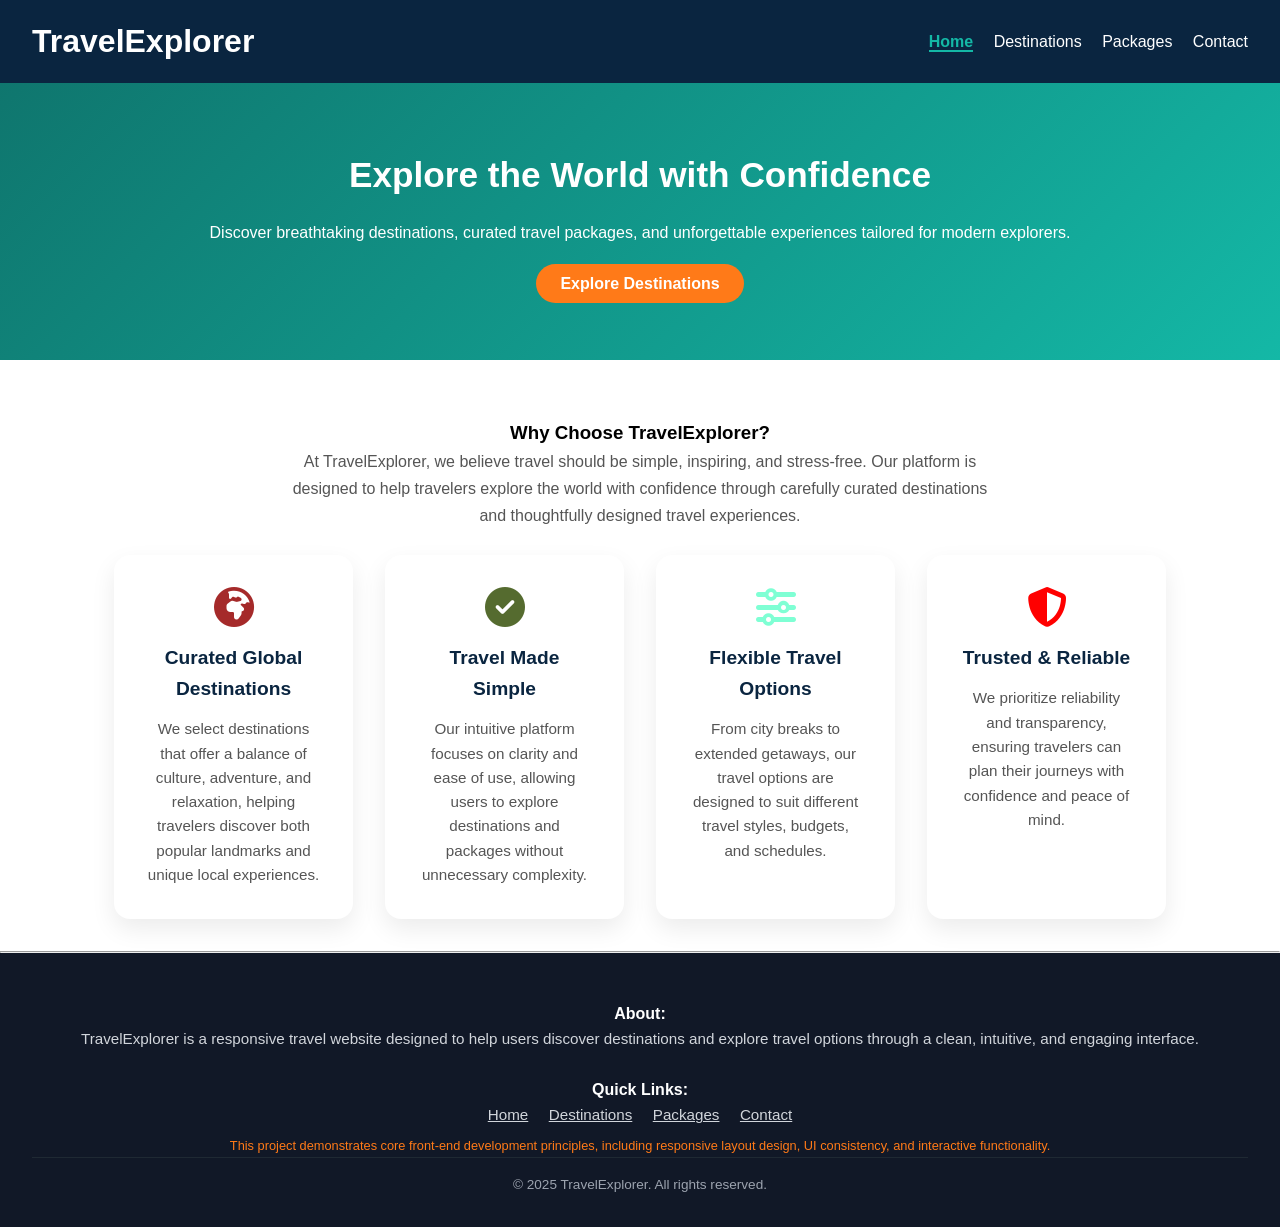
<file: index.html>
<!DOCTYPE html>
<html lang="en">
<head>
<meta charset="UTF-8" >
<meta name="viewport" content="width=device-width, initial-scale=1.0" >
<meta name="description" content="TravelExplorer – a responsive travel website built with HTML, CSS, and JavaScript.">
<meta name="author" content="Inette Badenhorst">
<title>Travel Explorer</title>
<link rel="stylesheet" href="css/styles.css" >
<link rel="stylesheet" href="https://cdnjs.cloudflare.com/ajax/libs/font-awesome/6.5.1/css/all.min.css"
>
</head>
<body>
    <!---Navbar-->
<header class="navbar">
  <h1 class="logo">TravelExplorer</h1>

  <nav class="nav-menu">
    <a href="index.html">Home</a>
    <a href="destinations.html">Destinations</a>
    <a href="packages.html">Packages</a>
    <a href="contact.html">Contact</a>
  </nav>

  <button class="menu-btn" id="menuBtn" aria-label="Toggle navigation menu">
    ☰
  </button>
</header>

        <!---Hero -->
<section class="hero-section">
<h2>Explore the World with Confidence</h2>
<p>Discover breathtaking destinations, curated travel packages, and unforgettable experiences tailored for modern explorers.</p>
<br>
<a href="destinations.html" class="btn">Explore Destinations</a>
</section>
<br>

            <!---main-->
  <main class="index">
    <h3>Why Choose TravelExplorer?</h3>
    <p class="main_title">At TravelExplorer, we believe travel should be simple, inspiring, and stress-free. Our platform is designed to help travelers explore the world with confidence through carefully curated destinations and thoughtfully designed travel experiences.</p>
    <br>

    <div class="card_grid">
 <div class="main_card">
    <i class="fa-solid fa-earth-africa icon icon-green"></i>
<h4>Curated Global Destinations</h4>
<p>We select destinations that offer a balance of culture, adventure, and relaxation, helping travelers discover both popular landmarks and unique local experiences.</p>
</div>

<div class="main_card">
    <i class="fa-solid fa-circle-check icon icon-blue"></i>
<h4>Travel Made Simple</h4>
<p>Our intuitive platform focuses on clarity and ease of use, allowing users to explore destinations and packages without unnecessary complexity.</p>
</div>

<div class="main_card">
    <i class="fa-solid fa-sliders icon icon-yellow"></i>
<h4>Flexible Travel Options</h4>
<p>From city breaks to extended getaways, our travel options are designed to suit different travel styles, budgets, and schedules.</p>
</div>

<div class="main_card">
     <i class="fa-solid fa-shield-halved icon icon-red"></i>
<h4>Trusted & Reliable</h4>
<p>We prioritize reliability and transparency, ensuring travelers can plan their journeys with confidence and peace of mind.</p>
</div>
</div>
</main>
<hr>
        <!--- footer -->
<footer class="footer">
<div class="footer-about">
    <h4>About:</h4>
    <p class="footer-text">TravelExplorer is a responsive travel website designed to help users discover destinations and explore travel options through a clean, intuitive, and engaging interface.</p>
</div>
<br>
<h4>Quick Links:</h4>
<div class="footer-links">
<a href="index.html">Home</a>
<a href="destinations.html">Destinations</a>
<a href="packages.html">Packages</a>
<a href="contact.html">Contact</a>
</div>
<br>
<p class="demo">This project demonstrates core front-end development principles, including responsive layout design, UI consistency, and interactive functionality.</p>
<p class="copyright">© 2025 TravelExplorer. All rights reserved.</p>
</footer>


<script src="js/javascript.js" defer></script>
</body>

</html>
</file>
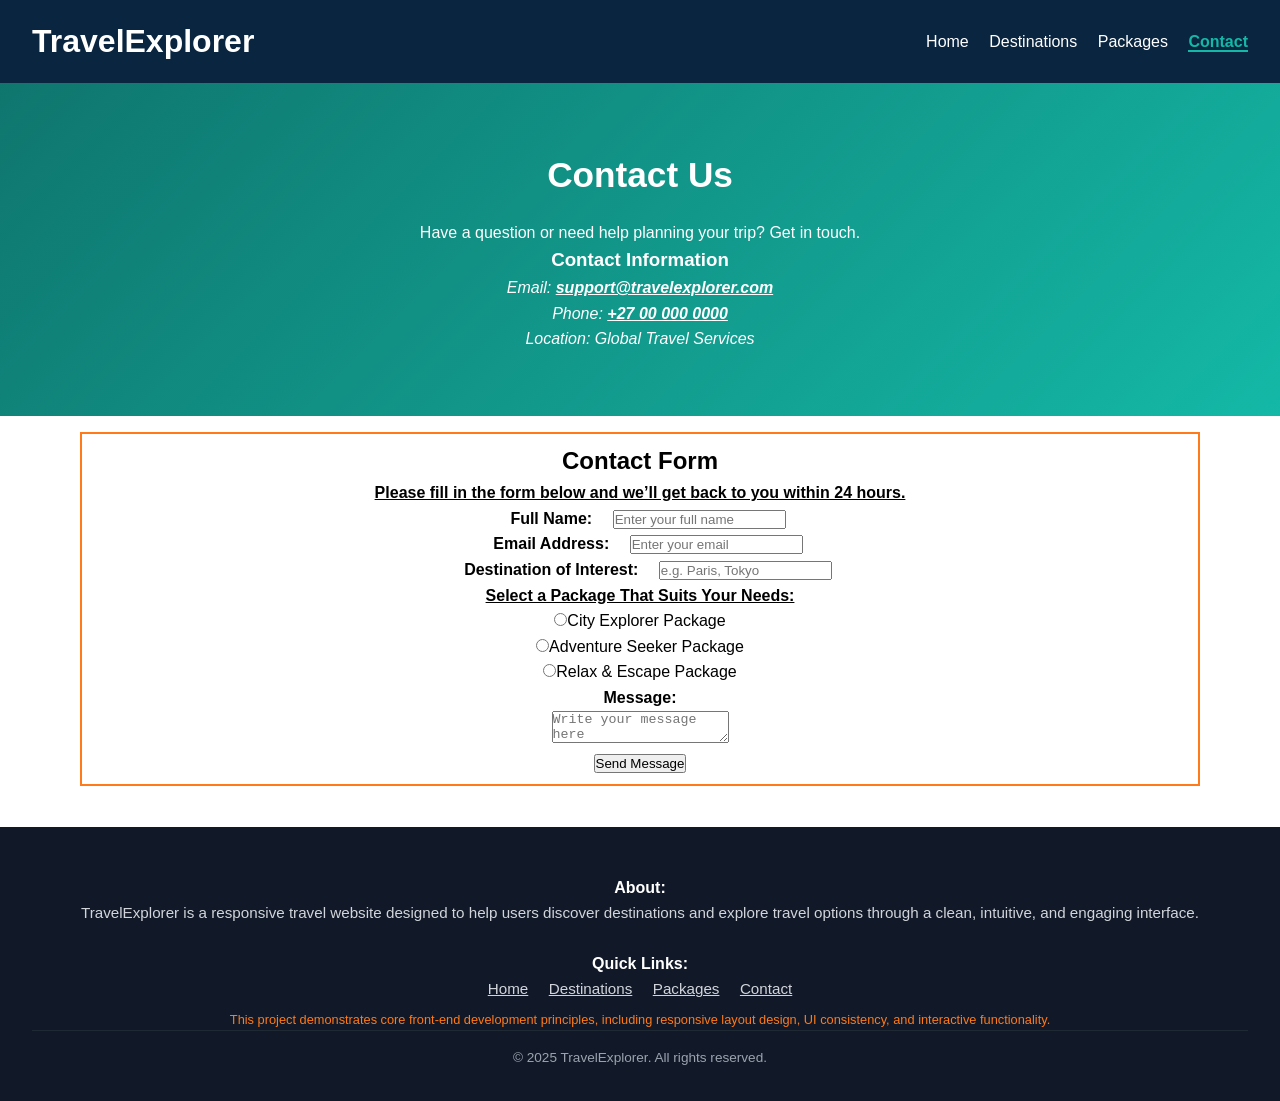
<file: contact.html>
<!DOCTYPE html>
<html lang="en">
<head>
<meta charset="UTF-8" >
<meta name="viewport" content="width=device-width, initial-scale=1.0" >
<meta name="description" content="TravelExplorer – a responsive travel website built with HTML, CSS, and JavaScript.">
<meta name="author" content="Inette Badenhorst">
<title>Travel Explorer</title>
<link rel="stylesheet" href="css/styles.css" >
</head>
<body>
<header class="navbar">
  <h1 class="logo">TravelExplorer</h1>

  <nav class="nav-menu">
    <a href="index.html">Home</a>
    <a href="destinations.html">Destinations</a>
    <a href="packages.html">Packages</a>
    <a href="contact.html">Contact</a>
  </nav>

  <button class="menu-btn" id="menuBtn" aria-label="Toggle navigation menu">
    ☰
  </button>
</header>
<section class="hero-section">
   <h2>Contact Us</h2>
   <p class="hero_p">Have a question or need help planning your trip? Get in touch.</p>
   <h3>Contact Information</h3>
   <address class="address">
  <p>Email: <a href="mailto:support@travelexplorer.com">support@travelexplorer.com</a></p>
  <p>Phone: <a href="tel:+27000000000">+27 00 000 0000</a></p>
  <p>Location: Global Travel Services</p>
</address>
</section>
<main id="form">
<section class="contact">
  <h2>Contact Form</h2>
  <p class="underline">Please fill in the form below and we’ll get back to you within 24 hours.</p>
  <form id="contactForm">
    <label for="name">Full Name:</label>
    <input type="text" id="name" placeholder="Enter your full name" required>
    <br>
    <label for="email">Email Address:</label>
    <input type="email" id="email" placeholder="Enter your email" required>
    <br>
    <label for="destination">Destination of Interest:</label>
    <input type="text" id="destination" placeholder="e.g. Paris, Tokyo">
    <br>
    <label for="package" class="underline">Select a Package That Suits Your Needs:</label><br>
    <input type="radio" name="package" value="Explorer" id="package">City Explorer Package<br> 
    
    <input type="radio" name="package" value="Adventure" >Adventure Seeker Package<br>
    
    <input type="radio" name="package" value="RelaxEscape" >Relax & Escape Package<br>
    <label for="message">Message:</label><br>
    <textarea id="message" placeholder="Write your message here" required></textarea>
    <br>
    <button type="submit" class="sentbtn">Send Message</button>
  </form>
</section>
</main>
<br>
<footer class="footer">
<div class="footer-about">
    <h4>About:</h4>
    <p class="footer-text">TravelExplorer is a responsive travel website designed to help users discover destinations and explore travel options through a clean, intuitive, and engaging interface.</p>
</div>
<br>
<h4>Quick Links:</h4>
<div class="footer-links">
<a href="index.html">Home</a>
<a href="destinations.html">Destinations</a>
<a href="packages.html">Packages</a>
<a href="contact.html">Contact</a>
</div>
<p class="demo">This project demonstrates core front-end development principles, including responsive layout design, UI consistency, and interactive functionality.</p>
<p class="copyright">© 2025 TravelExplorer. All rights reserved.</p>
</footer>


<script src="js/javascript.js" defer></script>
</body>

</html>
</file>
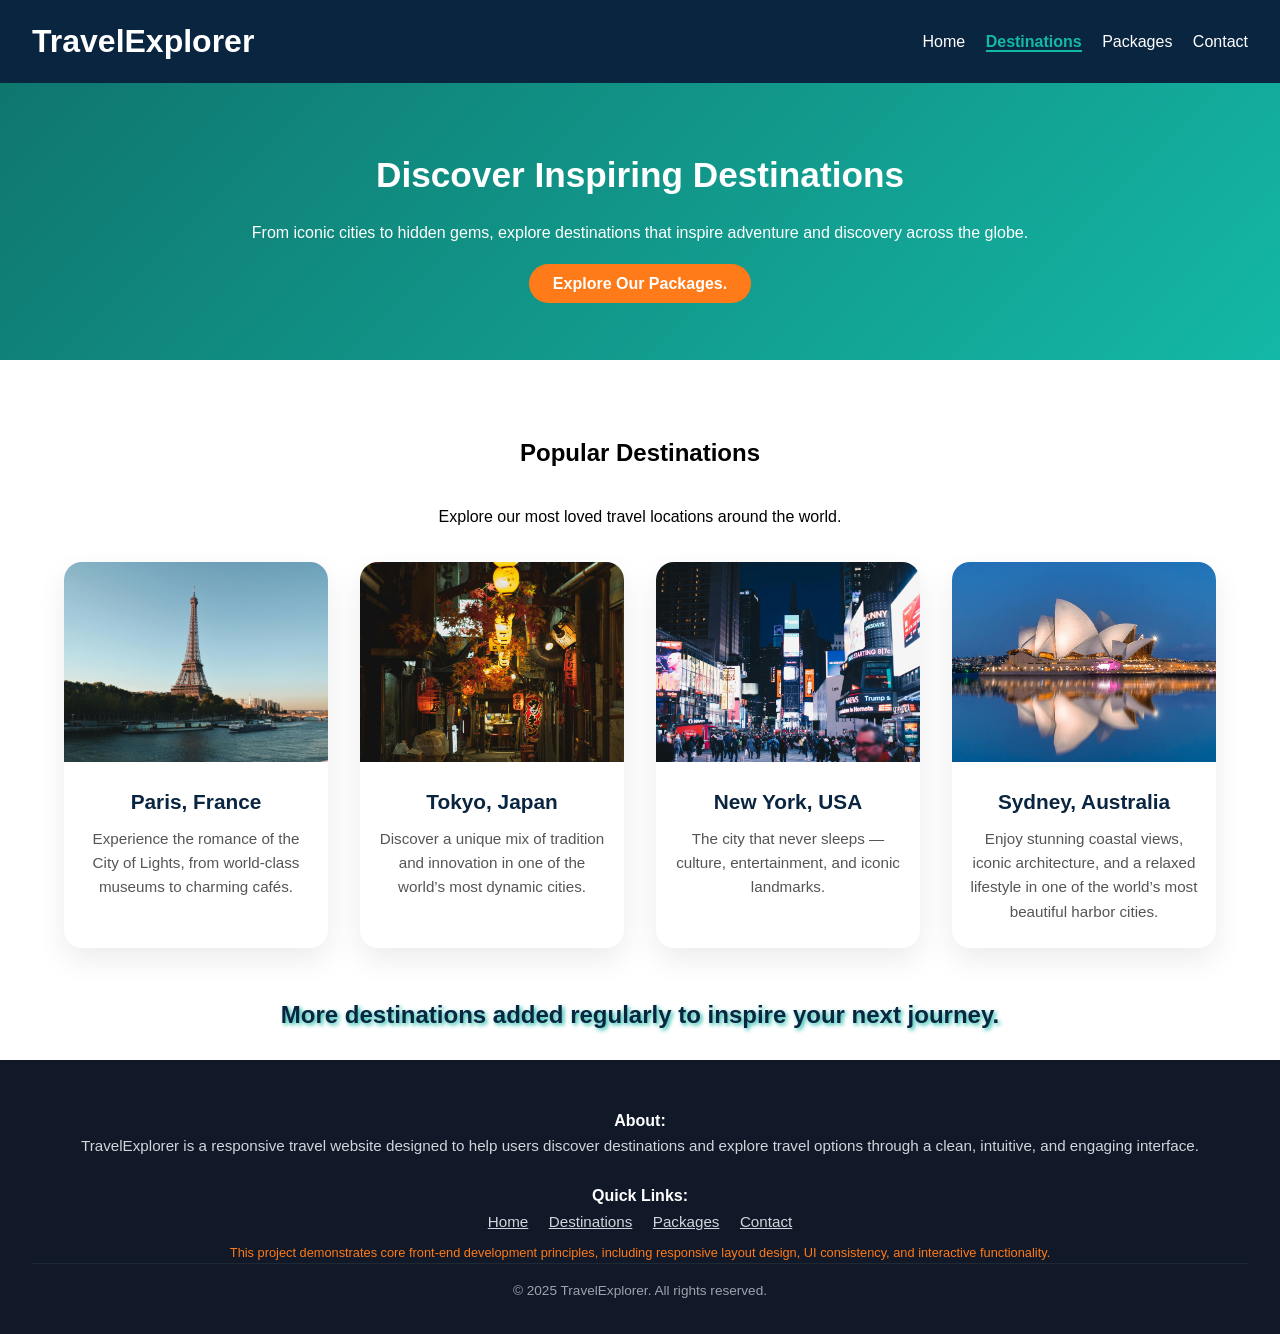
<file: destinations.html>
<!DOCTYPE html>
<html lang="en">
<head>
<meta charset="UTF-8" >
<meta name="viewport" content="width=device-width, initial-scale=1.0" >
<meta name="description" content="TravelExplorer – a responsive travel website built with HTML, CSS, and JavaScript.">
<meta name="author" content="Inette Badenhorst">
<title>Travel Explorer</title>
<link rel="stylesheet" href="css/styles.css" >
</head>
<body>
        <!---Navbar-->
<header class="navbar">
  <h1 class="logo">TravelExplorer</h1>

  <nav class="nav-menu">
    <a href="index.html">Home</a>
    <a href="destinations.html">Destinations</a>
    <a href="packages.html">Packages</a>
    <a href="contact.html">Contact</a>
  </nav>

  <button class="menu-btn" id="menuBtn" aria-label="Toggle navigation menu">
    ☰
  </button>
</header>

        <!---Hero -->
<section class="hero-section">
   <h2>Discover Inspiring Destinations</h2>
    <p>From iconic cities to hidden gems, explore destinations that inspire adventure and discovery across the globe.</p>
    <br>
    <a href="packages.html" class="btn">Explore Our Packages.</a>
  </section>
<br>

            <!--- main -->
<main class="destination">
<h2>Popular Destinations</h2>
    <p class="main_p">Explore our most loved travel locations around the world.</p>
<div class="cards">
<img src="images/Paris.jpg" alt="Paris" >
<h3>Paris, France</h3>
<p>Experience the romance of the City of Lights, from world-class museums to charming cafés.</p>
</div>
<div class="cards">
<img src="images/Tokyo.jpg" alt="Tokyo" >
<h3>Tokyo, Japan</h3>
<p>Discover a unique mix of tradition and innovation in one of the world’s most dynamic cities.</p>
</div>
<div class="cards">
<img src="images/New-York.jpg" alt="New York" >
<h3>New York, USA</h3>
<p>The city that never sleeps — culture, entertainment, and iconic landmarks.</p>
</div>
<div class="cards">
<img src="images/Sydney.jpg" alt="Sydney" >
<h3>Sydney, Australia</h3>
<p>Enjoy stunning coastal views, iconic architecture, and a relaxed lifestyle in one of the world’s most beautiful harbor cities.</p>
</div>
</main>
<p class="para">More destinations added regularly to inspire your next journey.</p>
<br>
            <!--- footer -->
<footer class="footer">
    <div class="footer-about">
    <h4>About:</h4>
    <p class="footer-text">TravelExplorer is a responsive travel website designed to help users discover destinations and explore travel options through a clean, intuitive, and engaging interface.</p>
</div>
<br>
<h4>Quick Links:</h4>
<div class="footer-links">
<a href="index.html">Home</a>
<a href="destinations.html">Destinations</a>
<a href="packages.html">Packages</a>
<a href="contact.html">Contact</a>
</div>
<p class="demo">This project demonstrates core front-end development principles, including responsive layout design, UI consistency, and interactive functionality.</p>
<p class="copyright">© 2025 TravelExplorer. All rights reserved.</p>
</footer>


<script src="js/javascript.js" defer></script>
</body>
</html>
</file>
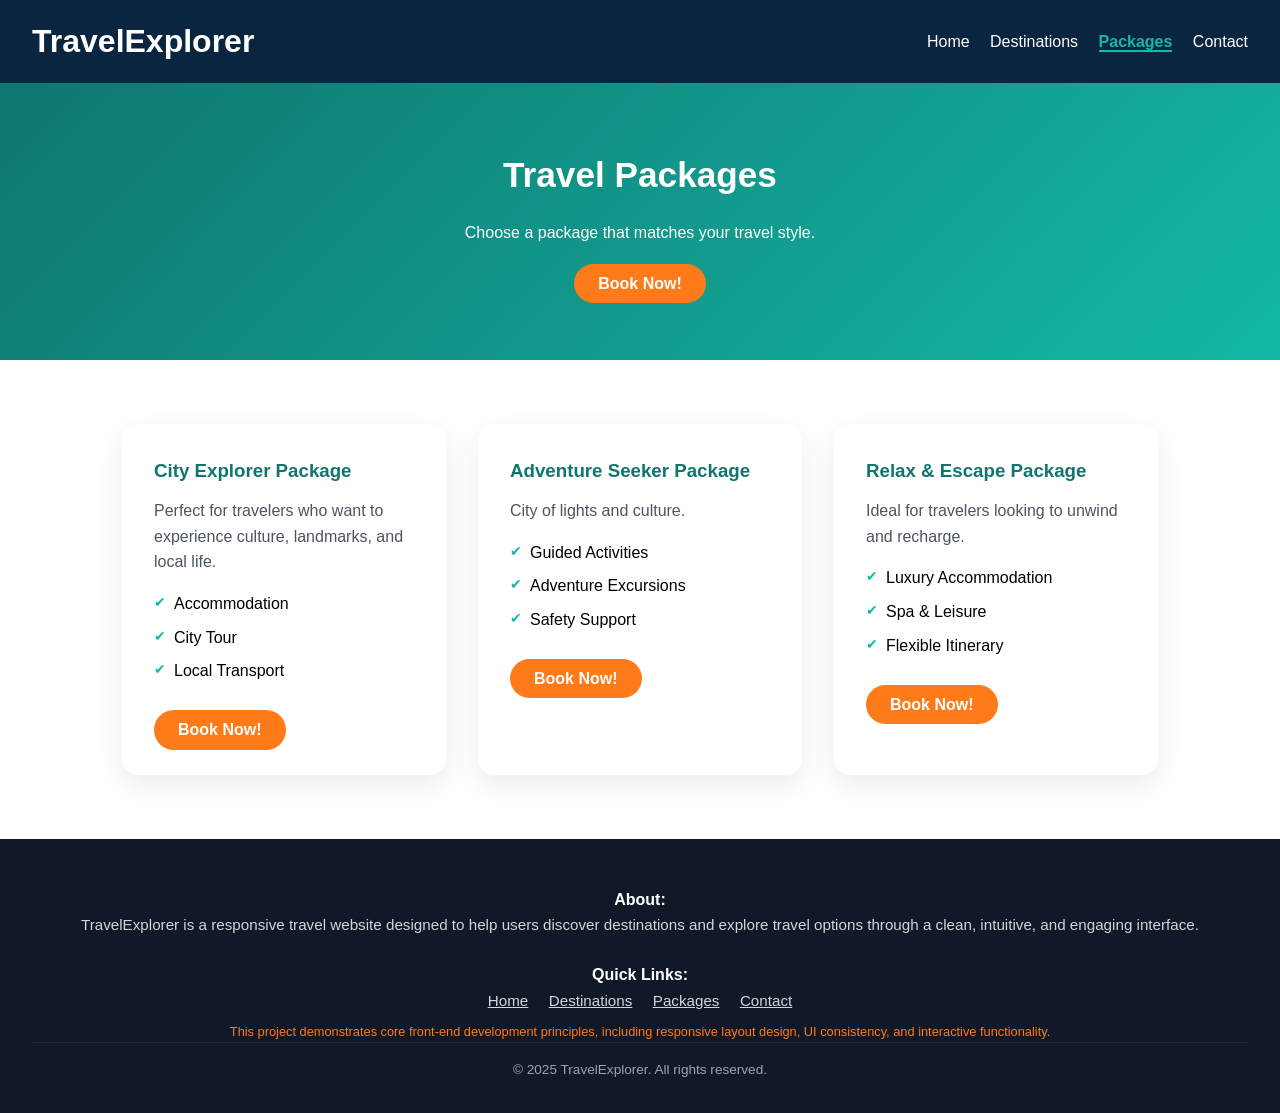
<file: packages.html>
<!DOCTYPE html>
<html lang="en">
<head>
<meta charset="UTF-8" >
<meta name="viewport" content="width=device-width, initial-scale=1.0" >
<meta name="description" content="TravelExplorer – a responsive travel website built with HTML, CSS, and JavaScript.">
<meta name="author" content="Inette Badenhorst">
<title>Travel Explorer</title>
<link rel="stylesheet" href="css/styles.css" >
</head>
<body>

        <!--- Navbar -->
<header class="navbar">
  <h1 class="logo">TravelExplorer</h1>

  <nav class="nav-menu">
    <a href="index.html">Home</a>
    <a href="destinations.html">Destinations</a>
    <a href="packages.html">Packages</a>
    <a href="contact.html">Contact</a>
  </nav>

  <button class="menu-btn" id="menuBtn" aria-label="Toggle navigation menu">
    ☰
  </button>
</header>

        <!--- Hero -->
<section class="hero-section">
        <h2>Travel Packages</h2>
        <p>Choose a package that matches your travel style.</p>
      <br>
      <a href="contact.html" class="btn">Book Now!</a>
</section>
        <main class="packages-grid">
          <div class="package-card">
<h3>City Explorer Package</h3>
<p>Perfect for travelers who want to experience culture, landmarks, and local life.</p>
<ul>
        <li>Accommodation</li>
        <li>City Tour</li>
        <li>Local Transport</li>
</ul>
<br>
<a href="contact.html" class="btns">Book Now!</a>
</div>
<div class="package-card">
<h3>Adventure Seeker Package</h3>
<p>City of lights and culture.</p>
<ul>
        <li>Guided Activities</li>
        <li>Adventure Excursions</li>
        <li>Safety Support</li>
</ul>
<br>
<a href="contact.html" class="btns">Book Now!</a>
</div>
<div class="package-card">
<h3>Relax & Escape Package</h3>
<p>Ideal for travelers looking to unwind and recharge.</p>
<ul>
        <li>Luxury Accommodation</li>
        <li>Spa & Leisure</li>
        <li>Flexible Itinerary</li>
</ul>
<br>
<a href="contact.html" class="btns">Book Now!</a>
</div>     
</main>

        <!--- footer -->
<footer class="footer">
<div class="footer-about">
    <h4>About:</h4>
    <p class="footer-text">TravelExplorer is a responsive travel website designed to help users discover destinations and explore travel options through a clean, intuitive, and engaging interface.</p>       
</div>
<br>
<h4>Quick Links:</h4>
<div class="footer-links">
<a href="index.html">Home</a>
<a href="destinations.html">Destinations</a>
<a href="packages.html">Packages</a>
<a href="contact.html">Contact</a>
</div>
<p class="demo">This project demonstrates core front-end development principles, including responsive layout design, UI consistency, and interactive functionality.</p>
<p class="copyright">© 2025 TravelExplorer. All rights reserved.</p>
</footer>


<script src="js/javascript.js" defer></script>
</body>

</html>
</file>
<file: css/styles.css>
* {
margin: 0;
padding: 0;
box-sizing: border-box;
}

body {
font-family: Arial, sans-serif;
line-height: 1.6;
animation: fadeIn 0.5s ease-in;
}

html {
  scroll-behavior: smooth;
}

@keyframes fadeIn {
  from { opacity: 0; }
  to { opacity: 1; }
}

a:focus {
  outline: 2px dashed #ff7a18;
  outline-offset: 4px;
}
/* =========================
        Navbar
========================= */
.navbar {
display: flex;
justify-content: space-between;
align-items: center;
padding: 1rem 2rem;
background: #0a2540;
color: white;
}

.navbar nav a {
color: white;
margin-left: 1rem;
text-decoration: none;
}

.nav-menu a.active {
  color: #14b8a6;
  font-weight: 600;
  border-bottom: 2px solid #14b8a6;
}
/* =========================
        Buttons
========================= */
.menu-btn {
display: none;
background: none;
border: none;
color: white;
font-size: 1.5rem;
}

a.btn, a.btns { 
  text-decoration: none;
  padding: 0.7rem 1.5rem; 
  margin-top: 2rem;
  border: none;
  background: #ff7a18; 
  color: white; 
  cursor: pointer; 
  border-radius: 999px; 
  font-weight: 600; 
  transition: transform 0.2s ease, box-shadow 0.2s ease; 
  -webkit-transition: transform 0.2s ease, box-shadow 0.2s ease;
  -moz-transition: transform 0.2s ease, box-shadow 0.2s ease; 
  -ms-transition: transform 0.2s ease, box-shadow 0.2s ease; 
  -o-transition: transform 0.2s ease, box-shadow 0.2s ease;
}

a.btn:hover, a.btns:hover {
  transform: translateY(-2px);
  box-shadow: 0 8px 20px rgba(0, 0, 0, 0.15);
  text-decoration: underline;
}

button:focus {
  outline: 3px solid var(--accent);
  outline-offset: 3px;
}
  /* =========================
        Hero section
========================= */   
.hero-section {
  text-align: center;
  padding: 4rem 1.5rem;
  background: linear-gradient(135deg, #0f766e, #14b8a6);
  color: #ffffff;
}
/* =========================
   Home Page
========================= */
.hero {
height: 80vh;
background: url('../images/hero.jpg') center/cover no-repeat;
color: white;
display: flex;
flex-direction: column;
justify-content: center;
align-items: center;
}

.index {
  max-width: 1100px;
  margin: 0 auto;
  padding: 2rem 1.5rem;
  text-align: center;
}

.main_title {
  max-width: 700px;
  margin: 0 auto;
  color: #555;
  line-height: 1.7;
}

.icon {
  font-size: 2.5rem;
  display: inline-block;
  margin-bottom: 1rem;
}

.icon-green{
  color: brown;
}
.icon-blue{
  color: darkolivegreen;
}
.icon-yellow{
  color: aquamarine;
}
.icon-red{
  color: red;
}

.card_grid {
  display: grid;
  grid-template-columns: repeat(auto-fit, minmax(220px, 1fr));
  gap: 2rem;
  max-width: 1100px;
  margin: 0 auto;
}

.main_card {
  background: #ffffff;
  padding: 2rem;
  border-radius: 16px;
  text-align: center;
  box-shadow: 0 10px 25px rgba(0, 0, 0, 0.08);
  transition: transform 0.3s ease, box-shadow 0.3s ease;
}

.main_card:hover {
  transform: translateY(-6px);
  box-shadow: 0 18px 40px rgba(0, 0, 0, 0.12);
}

.main_card h4 {
  font-size: 1.2rem;
  margin-bottom: 0.8rem;
  color: #0a2540;
}

.main_card p {
  font-size: 0.95rem;
  line-height: 1.6;
  color: #555;
}
/* =========================
   Destinations
========================= */
.destination {
  max-width: 1200px;
  margin: 0 auto;
  padding: 3rem 1.5rem;
  display: grid;
  grid-template-columns: repeat(auto-fit, minmax(260px, 1fr));
  gap: 2rem;
  text-align: center;
}

.destination h2,
.destination .main_p {
  grid-column: 1 / -1;
}

.cards {
  background: #ffffff;
  border-radius: 18px;
  overflow: hidden;
  box-shadow: 0 12px 30px rgba(0, 0, 0, 0.08);
  transition: transform 0.3s ease, box-shadow 0.3s ease;
}

.cards:hover {
  transform: translateY(-8px);
  box-shadow: 0 20px 45px rgba(0, 0, 0, 0.12);
}

.cards img {
  width: 100%;
  height: 200px;
  object-fit: cover;
}

.cards h3 {
  font-size: 1.3rem;
  margin: 1rem 1rem 0.5rem;
  color: #0a2540;
}

.cards p {
  font-size: 0.95rem;
  line-height: 1.6;
  color: #555;
  padding: 0 1rem 1.5rem;
}
.para{
  font-size: 1.5rem;
  font-weight: bold;
  text-align: center;
  color: #0a2540;
  text-shadow: 2px 2px 4px #14b8a6;
}
/* =========================
   Packages
========================= */
 .hero-section h2 {
  font-size: 2.2rem;
  margin-bottom: 1rem;
}

.hero-subtitle {
  max-width: 600px;
  margin: 0 auto 2rem;
  font-size: 1.05rem;
  opacity: 0.95;
}

.packages-grid {
  display: grid;
  grid-template-columns: repeat(auto-fit, minmax(260px, 1fr));
  gap: 2rem;
  padding: 4rem 2rem;
  max-width: 1100px;
  margin: 0 auto;
}

.package-card {
  background-color: #ffffff;
  border-radius: 1rem;
  padding: 2rem;
  box-shadow: 0 10px 30px rgba(0, 0, 0, 0.08);
  transition: transform 0.25s ease, box-shadow 0.25s ease;
}

.package-card:hover {
  transform: translateY(-6px);
  box-shadow: 0 16px 40px rgba(0, 0, 0, 0.12);
  border: 1px solid #0a2540;
}

.package-card h3 {
  margin-bottom: 0.75rem;
  color: #0f766e;
}

.package-card p {
  margin-bottom: 1rem;
  color: #4b5563;
}

.package-card ul{
  list-style: none;
}
.package-card ul li {
  padding-left: 1.25rem;
  margin-bottom: 0.5rem;
  position: relative;
}

.package-card ul li::before {
  content: "✔";
  position: absolute;
  left: 0;
  color: #14b8a6;
  font-size: 0.9rem;
}
/* =========================
   Footer
========================= */
.footer {
  background-color: #111827;
  color: #e5e7eb;
  padding: 3rem 2rem 2rem;
  text-align: center;
}

.footer h4 {
  color: #ffffff;
}

.footer-about {
  text-align: center;
}

.footer-text {
  font-size: 0.95rem;
  color: #d1d5db;
}

.footer-links {
  display: inline;
  flex-direction: column;
  gap: 0.5rem;
}

.footer-links a {
  padding: 2rem 0.5rem;
  color: #d1d5db;
  font-size: 0.95rem;
  transition: color 0.3s ease;
}

.footer-links a:hover {
  color: #14b8a6;
}

.demo{
  font-size: 0.80rem;
  color:#ff7a18;
  margin-top: 0.5rem;
}
.copyright {
  text-align: center;
  font-size: 0.85rem;
  color: #9ca3af;
  border-top: 1px solid #1f2933;
  padding-top: 1rem;
}

/* =========================
       Contact Form
========================== */
.address p a{
  color: white;
  font-weight: bolder;
}

.address p a:hover{
  color: #0a2540;
}

.contact{
  text-align: center;
  margin: 1rem 5rem;
  border: 2px solid #ff7a18;
  padding: 0.5rem 0.2rem;
}

#contactForm label{
  margin: 1rem;
  font-weight: bold;
}

.underline{
  text-decoration: underline;
  font-weight: bolder;
}

/* =========================
   Responsive
========================= */
@media (max-width: 768px) {
  .nav-menu {
    display: none;
    flex-direction: column;
    background: #0a2540;
    position: absolute;
    top: 60px;
    right: 0;
    width: 200px;
  }

  .nav-menu.show {
    display: flex;
  }

  .menu-btn {
    display: block;
  }
}
</file>
